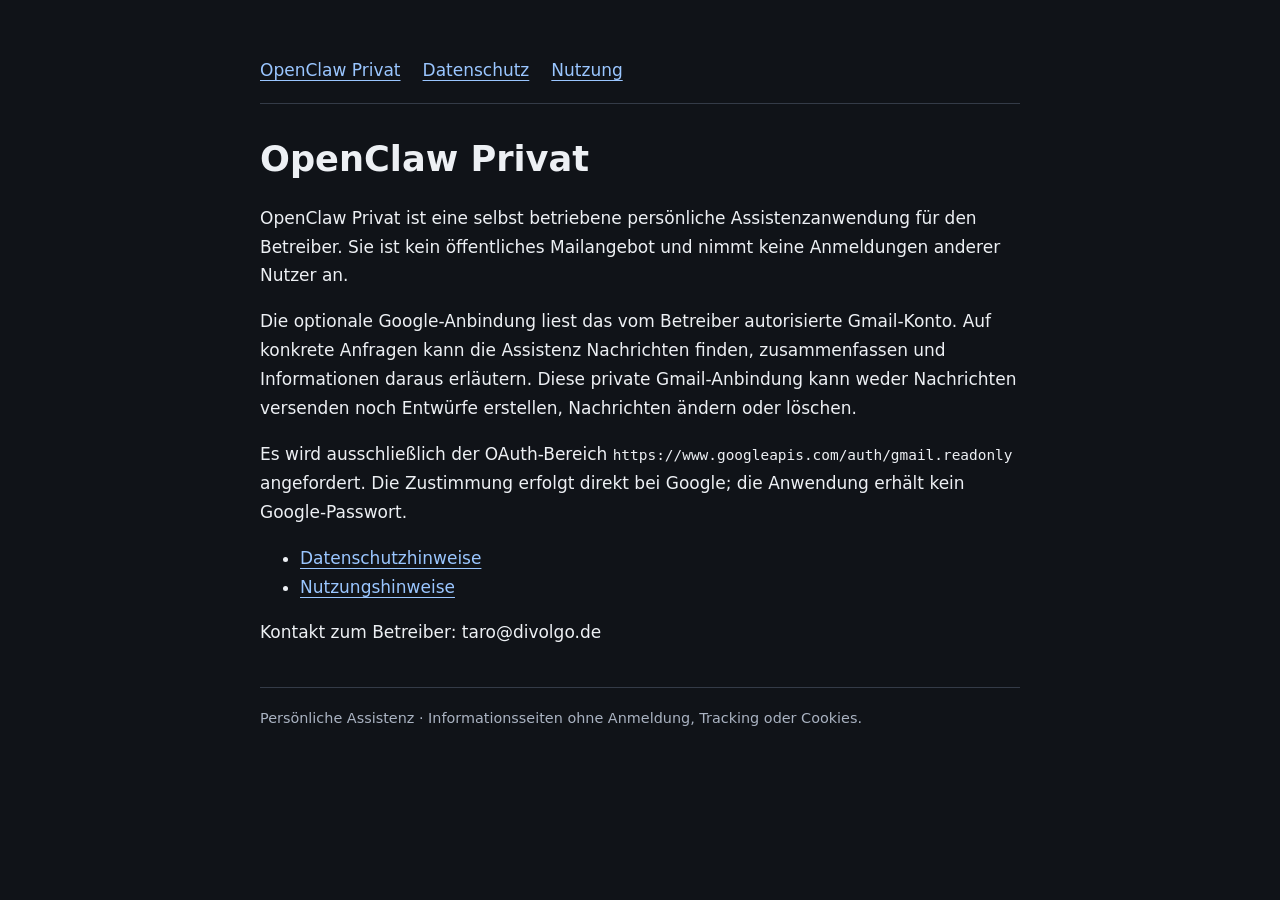
<file: index.html>
<!doctype html>
<html lang="de"><head><meta charset="utf-8"><meta name="viewport" content="width=device-width,initial-scale=1"><meta name="robots" content="noindex,nofollow"><title>OpenClaw Privat</title><link rel="stylesheet" href="style.css"></head><body><main><nav aria-label="Hauptnavigation"><a href="index.html">OpenClaw Privat</a><a href="privacy.html">Datenschutz</a><a href="usage.html">Nutzung</a></nav><h1>OpenClaw Privat</h1><p>OpenClaw Privat ist eine selbst betriebene persönliche Assistenzanwendung für den Betreiber. Sie ist kein öffentliches Mailangebot und nimmt keine Anmeldungen anderer Nutzer an.</p><p>Die optionale Google-Anbindung liest das vom Betreiber autorisierte Gmail-Konto. Auf konkrete Anfragen kann die Assistenz Nachrichten finden, zusammenfassen und Informationen daraus erläutern. Diese private Gmail-Anbindung kann weder Nachrichten versenden noch Entwürfe erstellen, Nachrichten ändern oder löschen.</p><p>Es wird ausschließlich der OAuth-Bereich <code>https://www.googleapis.com/auth/gmail.readonly</code> angefordert. Die Zustimmung erfolgt direkt bei Google; die Anwendung erhält kein Google-Passwort.</p><ul><li><a href="privacy.html">Datenschutzhinweise</a></li><li><a href="usage.html">Nutzungshinweise</a></li></ul><p>Kontakt zum Betreiber: taro@divolgo.de</p><footer>Persönliche Assistenz · Informationsseiten ohne Anmeldung, Tracking oder Cookies.</footer></main></body></html>
</file>
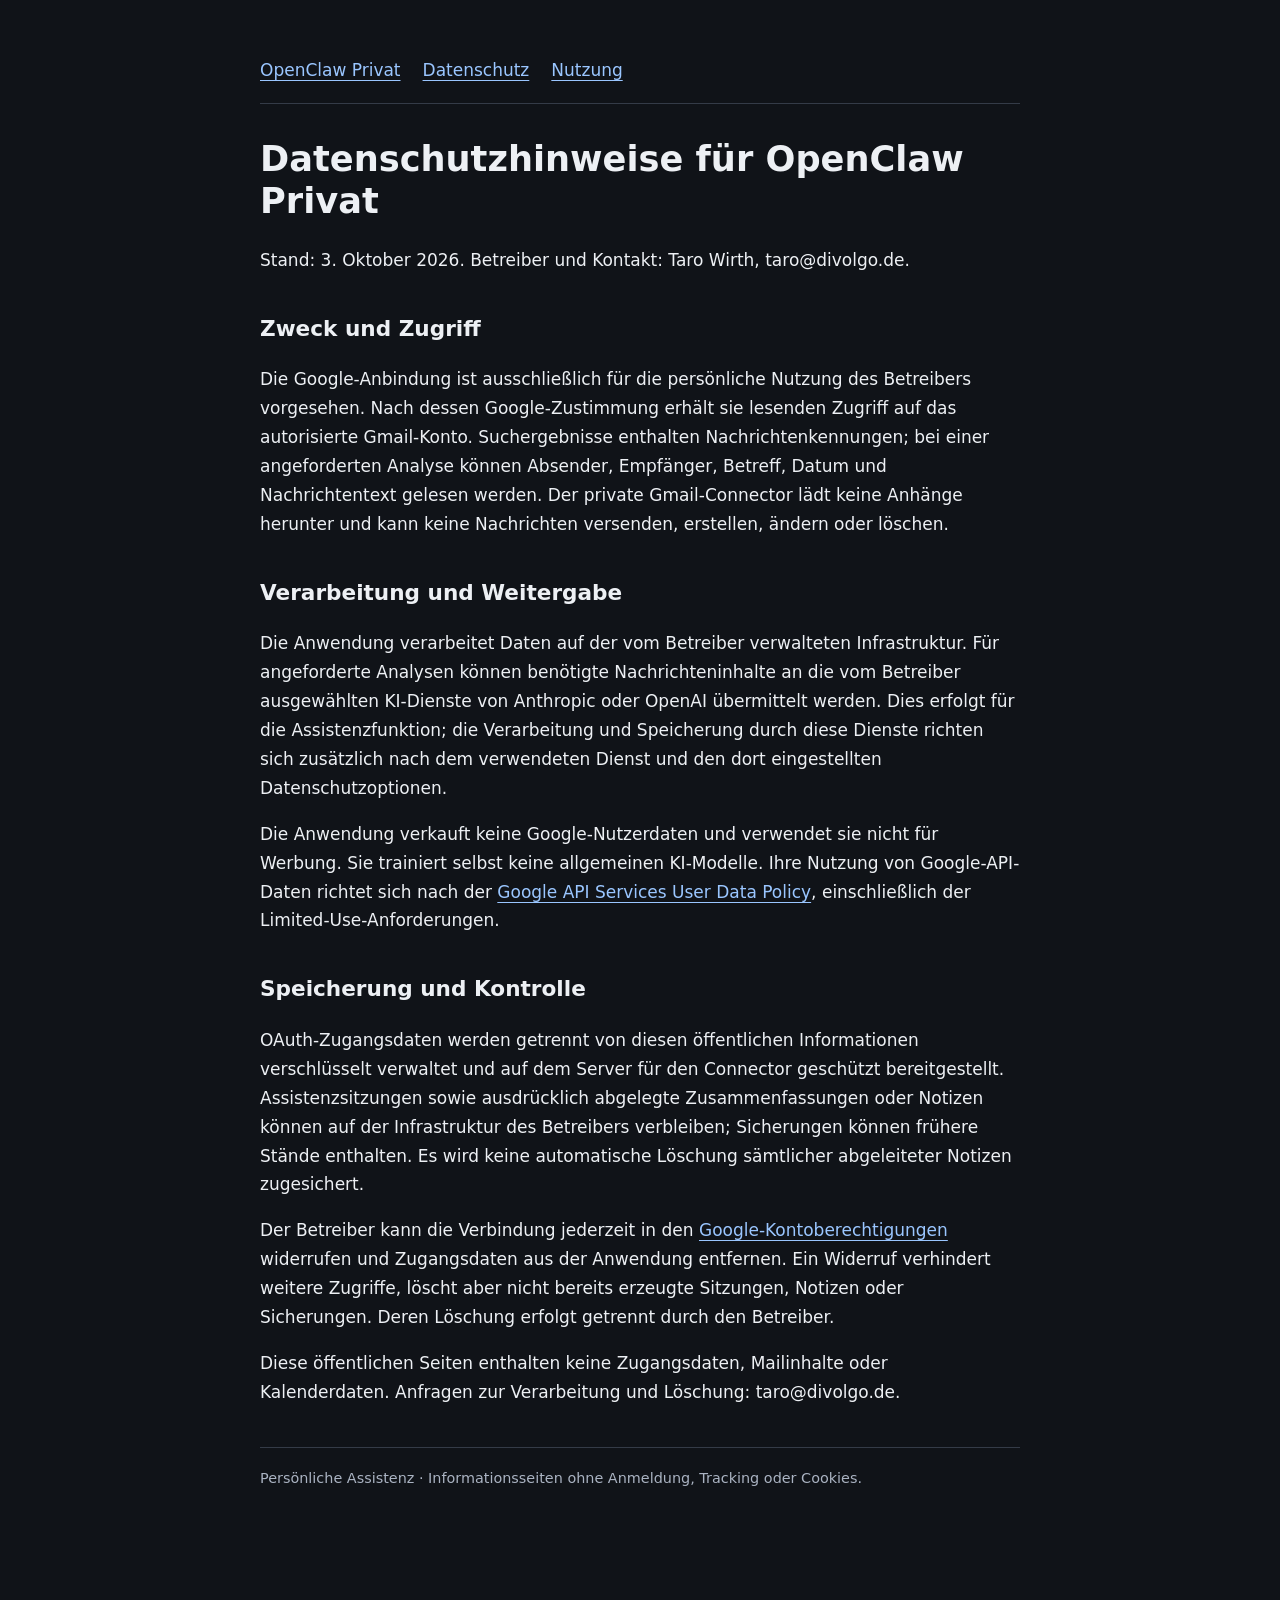
<file: privacy.html>
<!doctype html>
<html lang="de"><head><meta charset="utf-8"><meta name="viewport" content="width=device-width,initial-scale=1"><meta name="robots" content="noindex,nofollow"><title>Datenschutz · OpenClaw Privat</title><link rel="stylesheet" href="style.css"></head><body><main><nav aria-label="Hauptnavigation"><a href="index.html">OpenClaw Privat</a><a href="privacy.html">Datenschutz</a><a href="usage.html">Nutzung</a></nav><h1>Datenschutzhinweise für OpenClaw Privat</h1><p>Stand: 3. Oktober 2026. Betreiber und Kontakt: Taro Wirth, taro@divolgo.de.</p><h2>Zweck und Zugriff</h2><p>Die Google-Anbindung ist ausschließlich für die persönliche Nutzung des Betreibers vorgesehen. Nach dessen Google-Zustimmung erhält sie lesenden Zugriff auf das autorisierte Gmail-Konto. Suchergebnisse enthalten Nachrichtenkennungen; bei einer angeforderten Analyse können Absender, Empfänger, Betreff, Datum und Nachrichtentext gelesen werden. Der private Gmail-Connector lädt keine Anhänge herunter und kann keine Nachrichten versenden, erstellen, ändern oder löschen.</p><h2>Verarbeitung und Weitergabe</h2><p>Die Anwendung verarbeitet Daten auf der vom Betreiber verwalteten Infrastruktur. Für angeforderte Analysen können benötigte Nachrichteninhalte an die vom Betreiber ausgewählten KI-Dienste von Anthropic oder OpenAI übermittelt werden. Dies erfolgt für die Assistenzfunktion; die Verarbeitung und Speicherung durch diese Dienste richten sich zusätzlich nach dem verwendeten Dienst und den dort eingestellten Datenschutzoptionen.</p><p>Die Anwendung verkauft keine Google-Nutzerdaten und verwendet sie nicht für Werbung. Sie trainiert selbst keine allgemeinen KI-Modelle. Ihre Nutzung von Google-API-Daten richtet sich nach der <a href="https://developers.google.com/terms/api-services-user-data-policy">Google API Services User Data Policy</a>, einschließlich der Limited-Use-Anforderungen.</p><h2>Speicherung und Kontrolle</h2><p>OAuth-Zugangsdaten werden getrennt von diesen öffentlichen Informationen verschlüsselt verwaltet und auf dem Server für den Connector geschützt bereitgestellt. Assistenzsitzungen sowie ausdrücklich abgelegte Zusammenfassungen oder Notizen können auf der Infrastruktur des Betreibers verbleiben; Sicherungen können frühere Stände enthalten. Es wird keine automatische Löschung sämtlicher abgeleiteter Notizen zugesichert.</p><p>Der Betreiber kann die Verbindung jederzeit in den <a href="https://myaccount.google.com/connections">Google-Kontoberechtigungen</a> widerrufen und Zugangsdaten aus der Anwendung entfernen. Ein Widerruf verhindert weitere Zugriffe, löscht aber nicht bereits erzeugte Sitzungen, Notizen oder Sicherungen. Deren Löschung erfolgt getrennt durch den Betreiber.</p><p>Diese öffentlichen Seiten enthalten keine Zugangsdaten, Mailinhalte oder Kalenderdaten. Anfragen zur Verarbeitung und Löschung: taro@divolgo.de.</p><footer>Persönliche Assistenz · Informationsseiten ohne Anmeldung, Tracking oder Cookies.</footer></main></body></html>
</file>
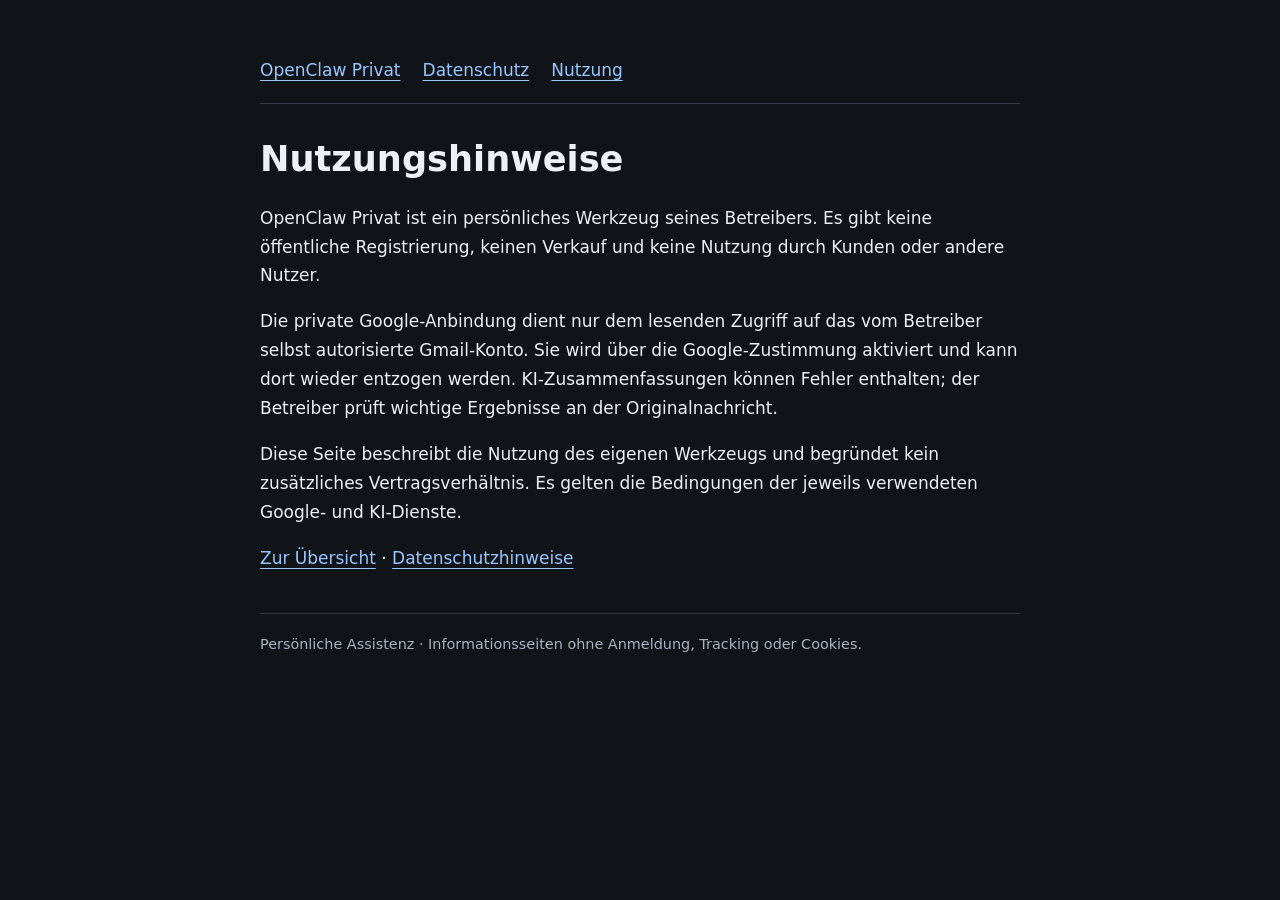
<file: usage.html>
<!doctype html>
<html lang="de"><head><meta charset="utf-8"><meta name="viewport" content="width=device-width,initial-scale=1"><meta name="robots" content="noindex,nofollow"><title>Nutzung · OpenClaw Privat</title><link rel="stylesheet" href="style.css"></head><body><main><nav aria-label="Hauptnavigation"><a href="index.html">OpenClaw Privat</a><a href="privacy.html">Datenschutz</a><a href="usage.html">Nutzung</a></nav><h1>Nutzungshinweise</h1><p>OpenClaw Privat ist ein persönliches Werkzeug seines Betreibers. Es gibt keine öffentliche Registrierung, keinen Verkauf und keine Nutzung durch Kunden oder andere Nutzer.</p><p>Die private Google-Anbindung dient nur dem lesenden Zugriff auf das vom Betreiber selbst autorisierte Gmail-Konto. Sie wird über die Google-Zustimmung aktiviert und kann dort wieder entzogen werden. KI-Zusammenfassungen können Fehler enthalten; der Betreiber prüft wichtige Ergebnisse an der Originalnachricht.</p><p>Diese Seite beschreibt die Nutzung des eigenen Werkzeugs und begründet kein zusätzliches Vertragsverhältnis. Es gelten die Bedingungen der jeweils verwendeten Google- und KI-Dienste.</p><p><a href="index.html">Zur Übersicht</a> · <a href="privacy.html">Datenschutzhinweise</a></p><footer>Persönliche Assistenz · Informationsseiten ohne Anmeldung, Tracking oder Cookies.</footer></main></body></html>
</file>
<file: style.css>
body{margin:0;background:#101318;color:#edf0f4;font:17px/1.7 system-ui,sans-serif}main{max-width:760px;margin:56px auto;padding:0 24px 64px}nav{display:flex;flex-wrap:wrap;gap:22px;border-bottom:1px solid #343b47;padding-bottom:18px;margin-bottom:34px}a{color:#9ac6ff;text-underline-offset:4px}h1{font-size:2.2rem;line-height:1.2}h2{font-size:1.35rem;margin-top:36px}code{overflow-wrap:anywhere;font-size:.85em}footer{border-top:1px solid #343b47;padding-top:18px;margin-top:40px;color:#aab3c2;font-size:.9rem}@media(max-width:600px){main{margin-top:24px}h1{font-size:1.8rem}}
</file>
